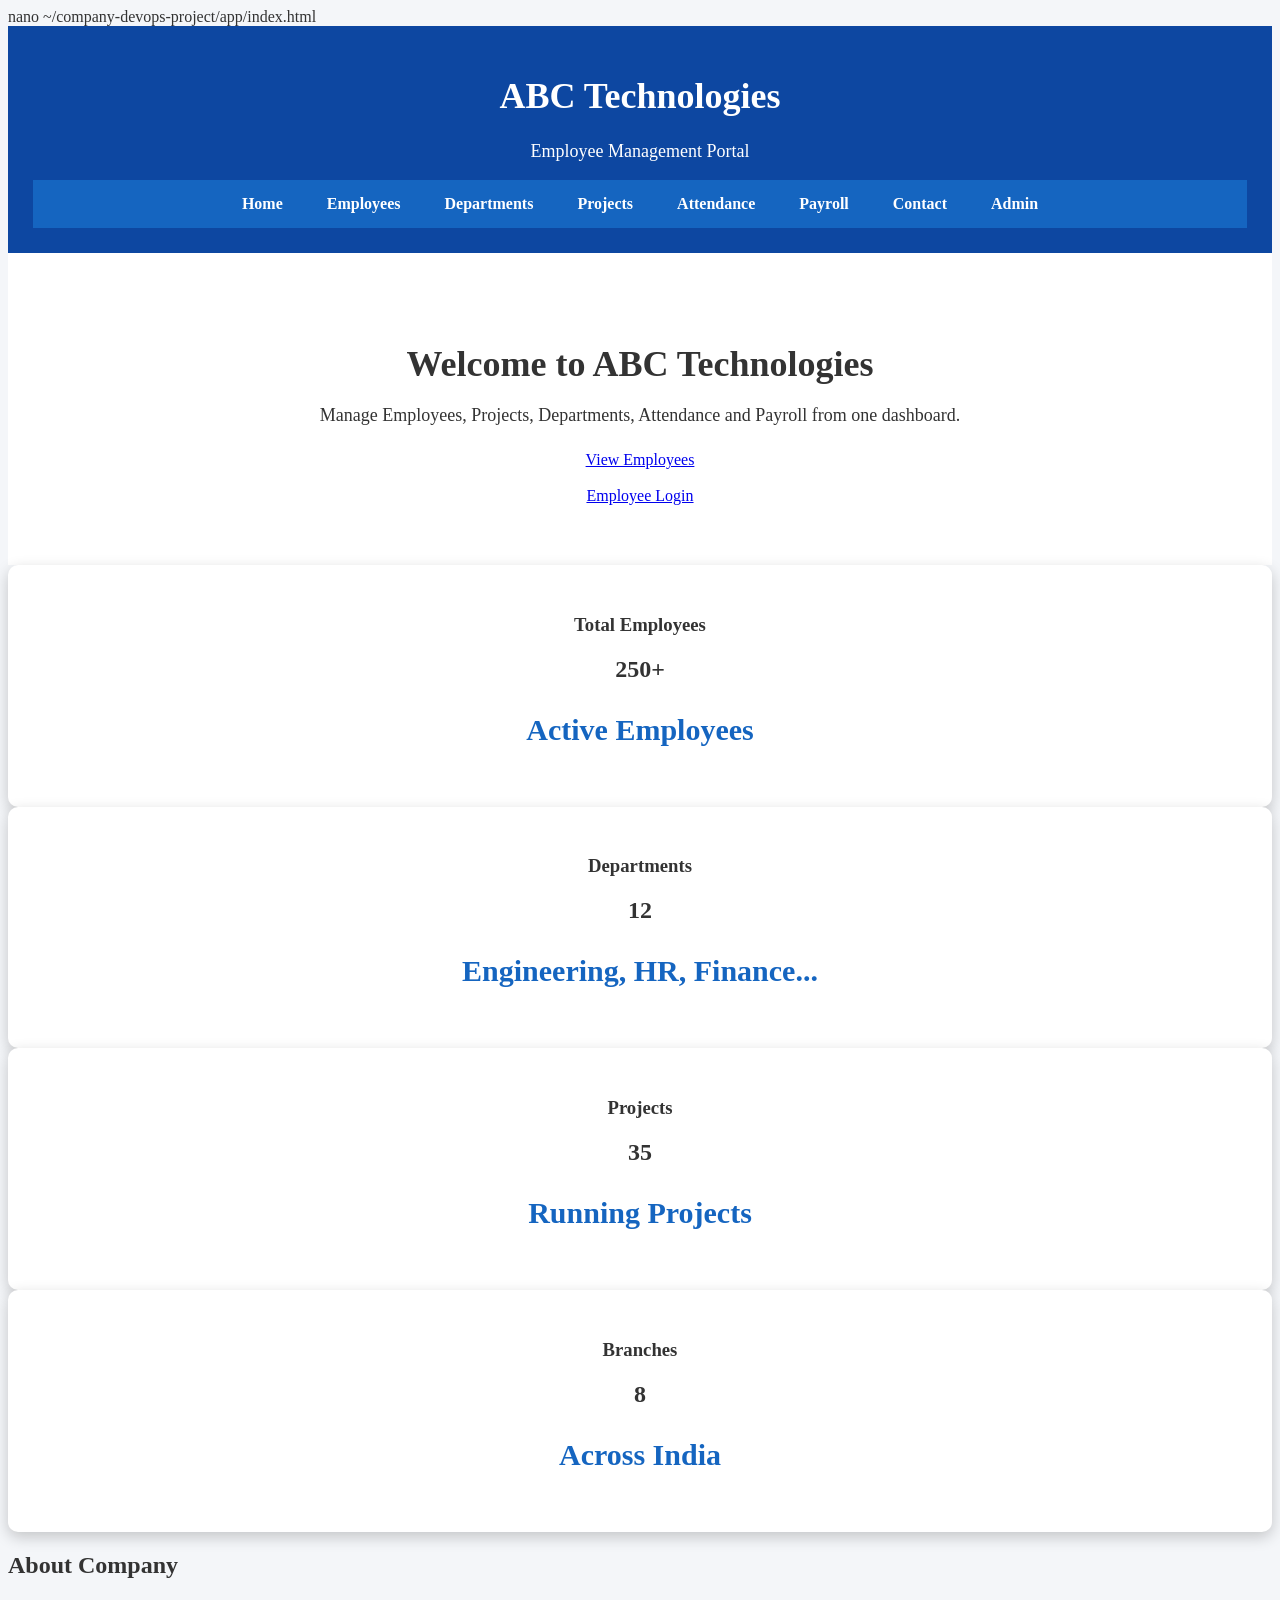
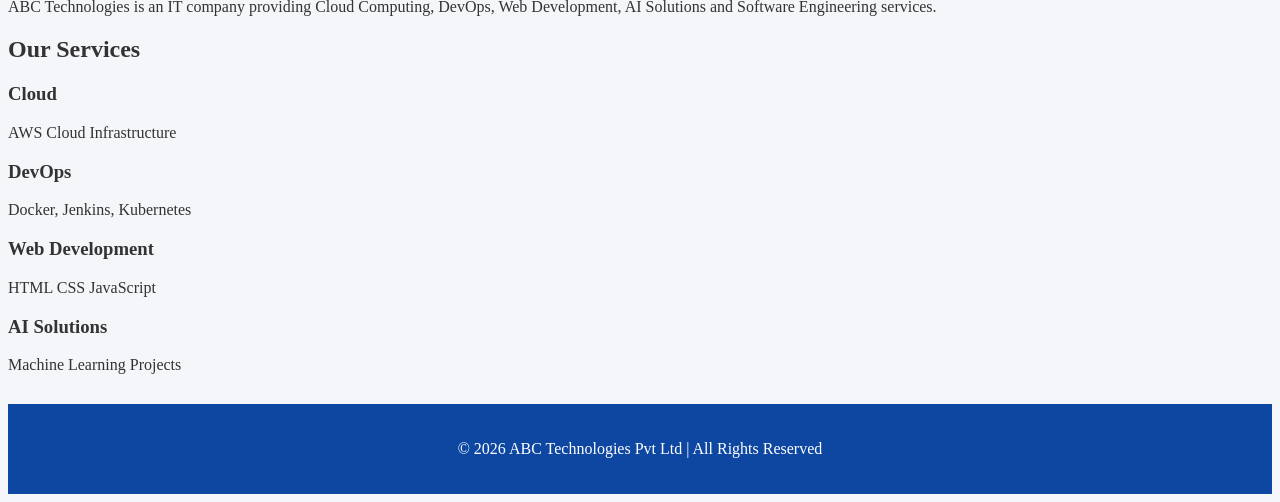
<file: app/index.html>
nano ~/company-devops-project/app/index.html<!DOCTYPE html>
<html lang="en">

<head>
<meta charset="UTF-8">
<meta name="viewport" content="width=device-width, initial-scale=1.0">

<title>ABC Technologies | Employee Management Portal</title>

<link rel="stylesheet" href="style.css">

</head>

<body>

<header>

<div class="logo">
<h1>ABC Technologies</h1>
<p>Employee Management Portal</p>
</div>

<nav>

<a href="index.html">Home</a>
<a href="pages/employees.html">Employees</a>
<a href="pages/departments.html">Departments</a>
<a href="pages/projects.html">Projects</a>
<a href="#">Attendance</a>
<a href="#">Payroll</a>
<a href="#">Contact</a>
<a href="pages/admin.html">Admin</a>

</nav>

</header>

<section class="hero">

<h2>Welcome to ABC Technologies</h2>

<p>
Manage Employees, Projects, Departments,
Attendance and Payroll from one dashboard.
</p>

<a href="pages/employees.html" class="btn">
View Employees
</a>

<br><br>

<a href="pages/login.html" class="btn">
Employee Login
</a> 

</section>

<section class="dashboard">

<div class="card">
<h3>Total Employees</h3>
<h1>250+</h1>
<p>Active Employees</p>
</div>

<div class="card">
<h3>Departments</h3>
<h1>12</h1>
<p>Engineering, HR, Finance...</p>
</div>

<div class="card">
<h3>Projects</h3>
<h1>35</h1>
<p>Running Projects</p>
</div>

<div class="card">
<h3>Branches</h3>
<h1>8</h1>
<p>Across India</p>
</div>

</section>

<section class="about">

<h2>About Company</h2>

<p>

ABC Technologies is an IT company providing
Cloud Computing, DevOps, Web Development,
AI Solutions and Software Engineering services.

</p>

</section>

<section class="services">

<h2>Our Services</h2>

<div class="service-box">

<div class="service">
<h3>Cloud</h3>
<p>AWS Cloud Infrastructure</p>
</div>

<div class="service">
<h3>DevOps</h3>
<p>Docker, Jenkins, Kubernetes</p>
</div>

<div class="service">
<h3>Web Development</h3>
<p>HTML CSS JavaScript</p>
</div>

<div class="service">
<h3>AI Solutions</h3>
<p>Machine Learning Projects</p>
</div>

</div>

</section>

<footer>

<p>© 2026 ABC Technologies Pvt Ltd | All Rights Reserved</p>

</footer>

</body>

</html>
</file>
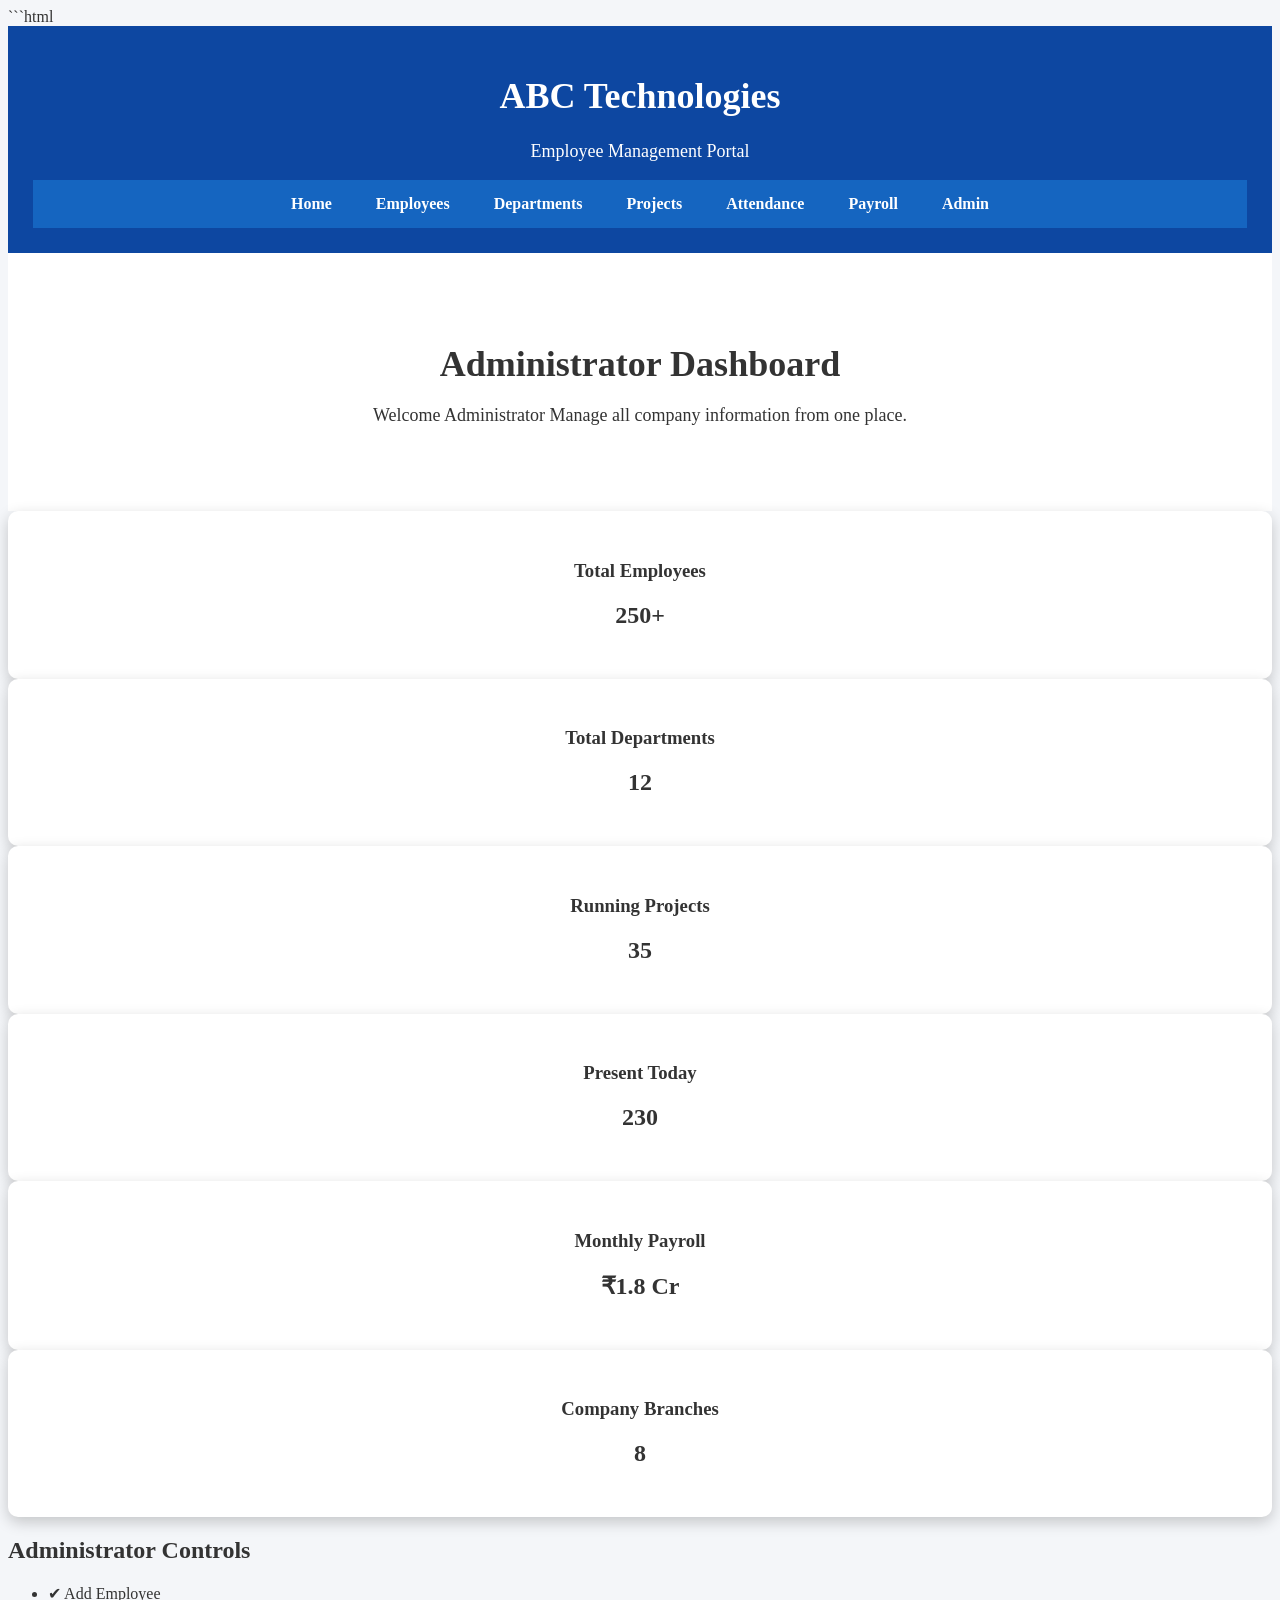
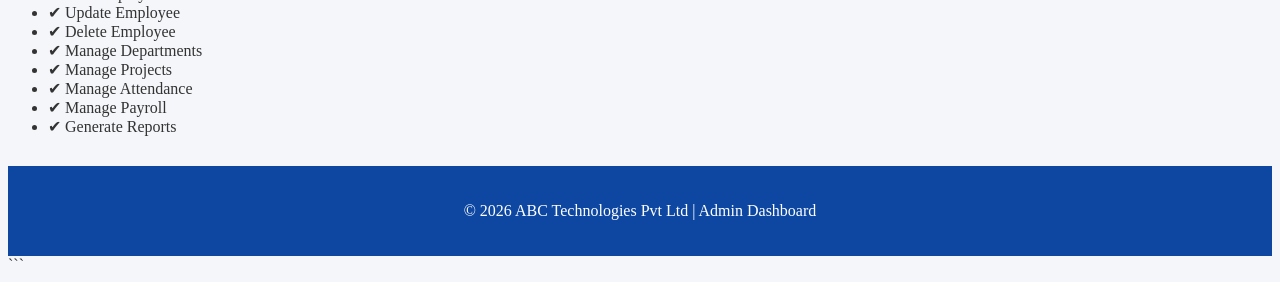
<file: app/pages/admin.html>
```html
<!DOCTYPE html>
<html lang="en">

<head>

<meta charset="UTF-8">

<title>Admin Dashboard</title>

<link rel="stylesheet" href="../style.css">

</head>

<body>

<header>

<div class="logo">

<h1>ABC Technologies</h1>

<p>Employee Management Portal</p>

</div>

<nav>

<a href="../index.html">Home</a>

<a href="employees.html">Employees</a>

<a href="departments.html">Departments</a>

<a href="projects.html">Projects</a>

<a href="attendance.html">Attendance</a>

<a href="payroll.html">Payroll</a>

<a href="admin.html">Admin</a>

</nav>

</header>

<section class="hero">

<h2>Administrator Dashboard</h2>

<p>

Welcome Administrator

Manage all company information from one place.

</p>

</section>

<section class="dashboard">

<div class="card">
<h3>Total Employees</h3>
<h1>250+</h1>
</div>

<div class="card">
<h3>Total Departments</h3>
<h1>12</h1>
</div>

<div class="card">
<h3>Running Projects</h3>
<h1>35</h1>
</div>

<div class="card">
<h3>Present Today</h3>
<h1>230</h1>
</div>

<div class="card">
<h3>Monthly Payroll</h3>
<h1>₹1.8 Cr</h1>
</div>

<div class="card">
<h3>Company Branches</h3>
<h1>8</h1>
</div>

</section>

<section class="about">

<h2>Administrator Controls</h2>

<ul>

<li>✔ Add Employee</li>

<li>✔ Update Employee</li>

<li>✔ Delete Employee</li>

<li>✔ Manage Departments</li>

<li>✔ Manage Projects</li>

<li>✔ Manage Attendance</li>

<li>✔ Manage Payroll</li>

<li>✔ Generate Reports</li>

</ul>

</section>

<footer>

<p>

© 2026 ABC Technologies Pvt Ltd | Admin Dashboard

</p>

</footer>

</body>

</html>
```
</file>
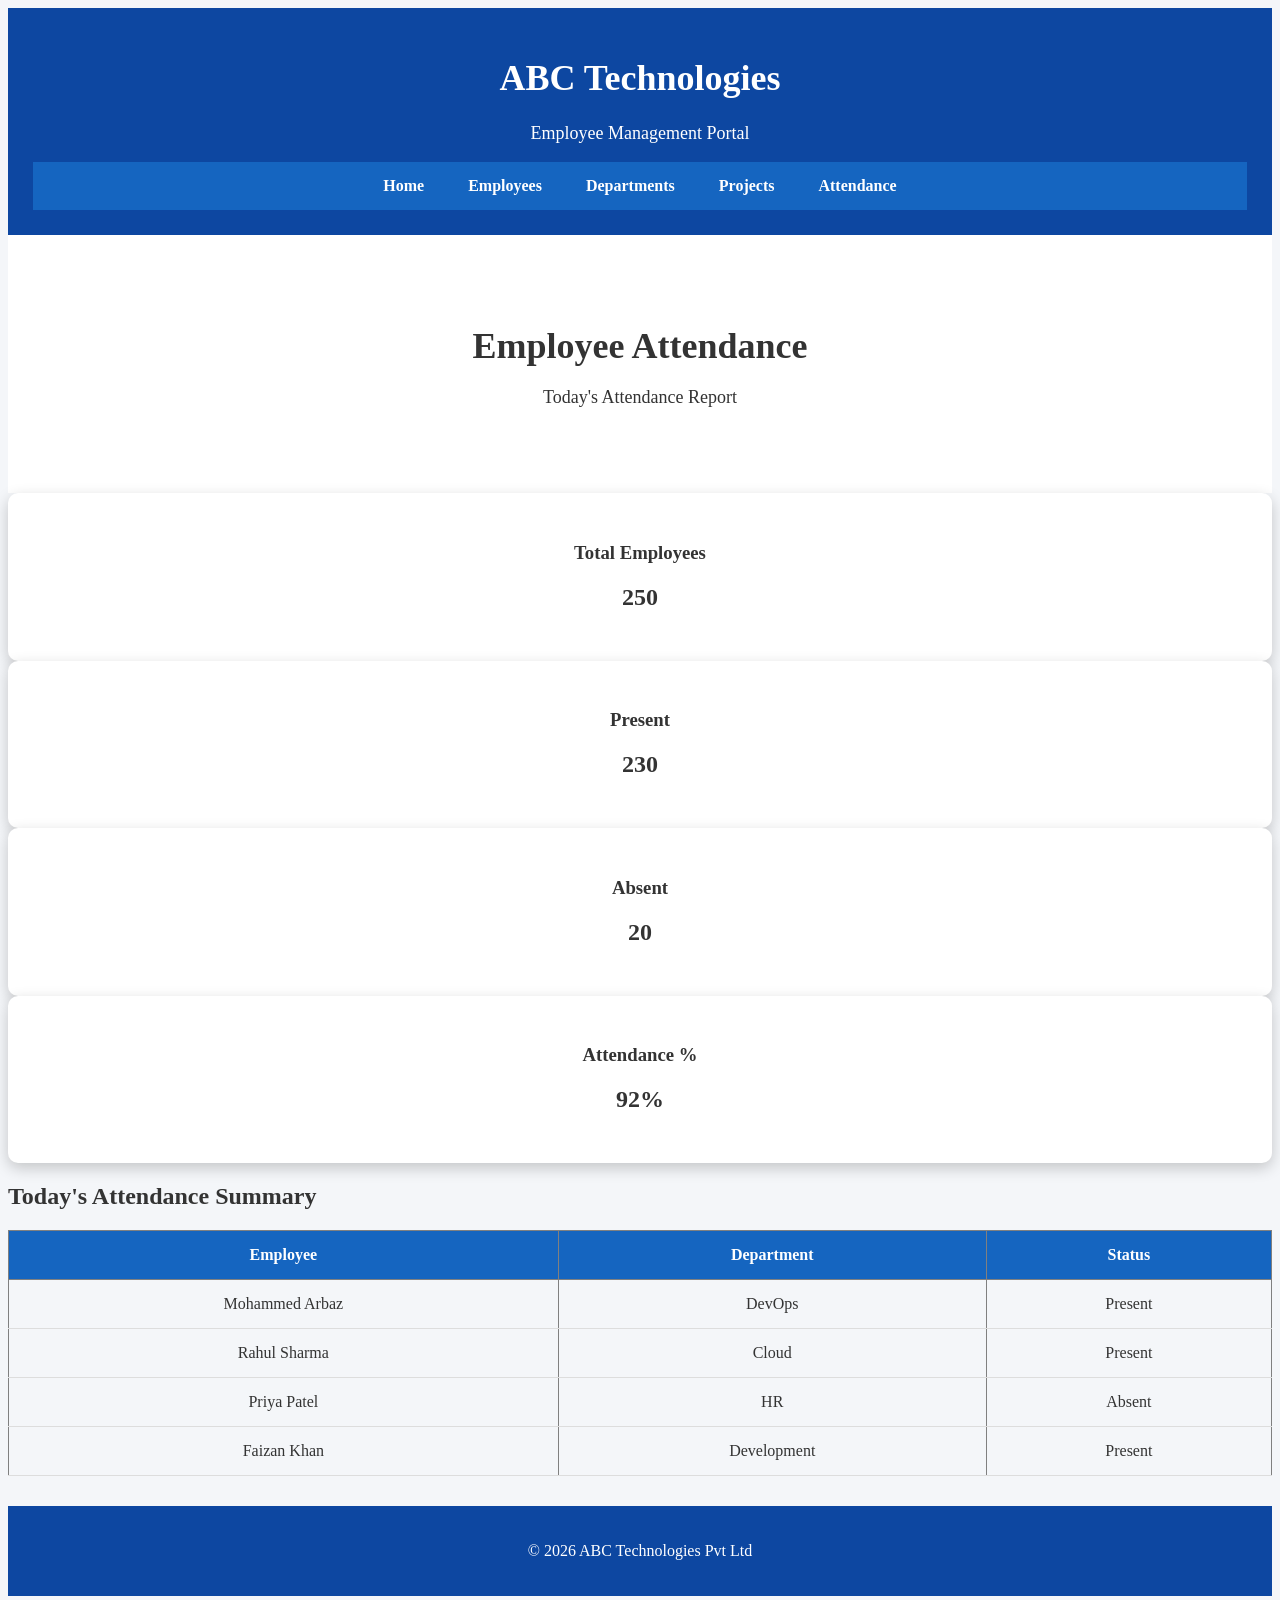
<file: app/pages/attendance.html>
<!DOCTYPE html>
<html lang="en">

<head>
<meta charset="UTF-8">
<meta name="viewport" content="width=device-width, initial-scale=1.0">

<title>Attendance | ABC Technologies</title>

<link rel="stylesheet" href="../style.css">

</head>

<body>

<header>

<div class="logo">
<h1>ABC Technologies</h1>
<p>Employee Management Portal</p>
</div>

<nav>

<a href="../index.html">Home</a>
<a href="employees.html">Employees</a>
<a href="departments.html">Departments</a>
<a href="projects.html">Projects</a>
<a href="attendance.html">Attendance</a>

</nav>

</header>

<section class="hero">

<h2>Employee Attendance</h2>

<p>Today's Attendance Report</p>

</section>

<section class="dashboard">

<div class="card">
<h3>Total Employees</h3>
<h1>250</h1>
</div>

<div class="card">
<h3>Present</h3>
<h1>230</h1>
</div>

<div class="card">
<h3>Absent</h3>
<h1>20</h1>
</div>

<div class="card">
<h3>Attendance %</h3>
<h1>92%</h1>
</div>

</section>

<section class="about">

<h2>Today's Attendance Summary</h2>

<table border="1" width="100%" cellpadding="12">

<tr>
<th>Employee</th>
<th>Department</th>
<th>Status</th>
</tr>

<tr>
<td>Mohammed Arbaz</td>
<td>DevOps</td>
<td>Present</td>
</tr>

<tr>
<td>Rahul Sharma</td>
<td>Cloud</td>
<td>Present</td>
</tr>

<tr>
<td>Priya Patel</td>
<td>HR</td>
<td>Absent</td>
</tr>

<tr>
<td>Faizan Khan</td>
<td>Development</td>
<td>Present</td>
</tr>

</table>

</section>

<footer>

<p>© 2026 ABC Technologies Pvt Ltd</p>

</footer>

</body>

</html>
</file>
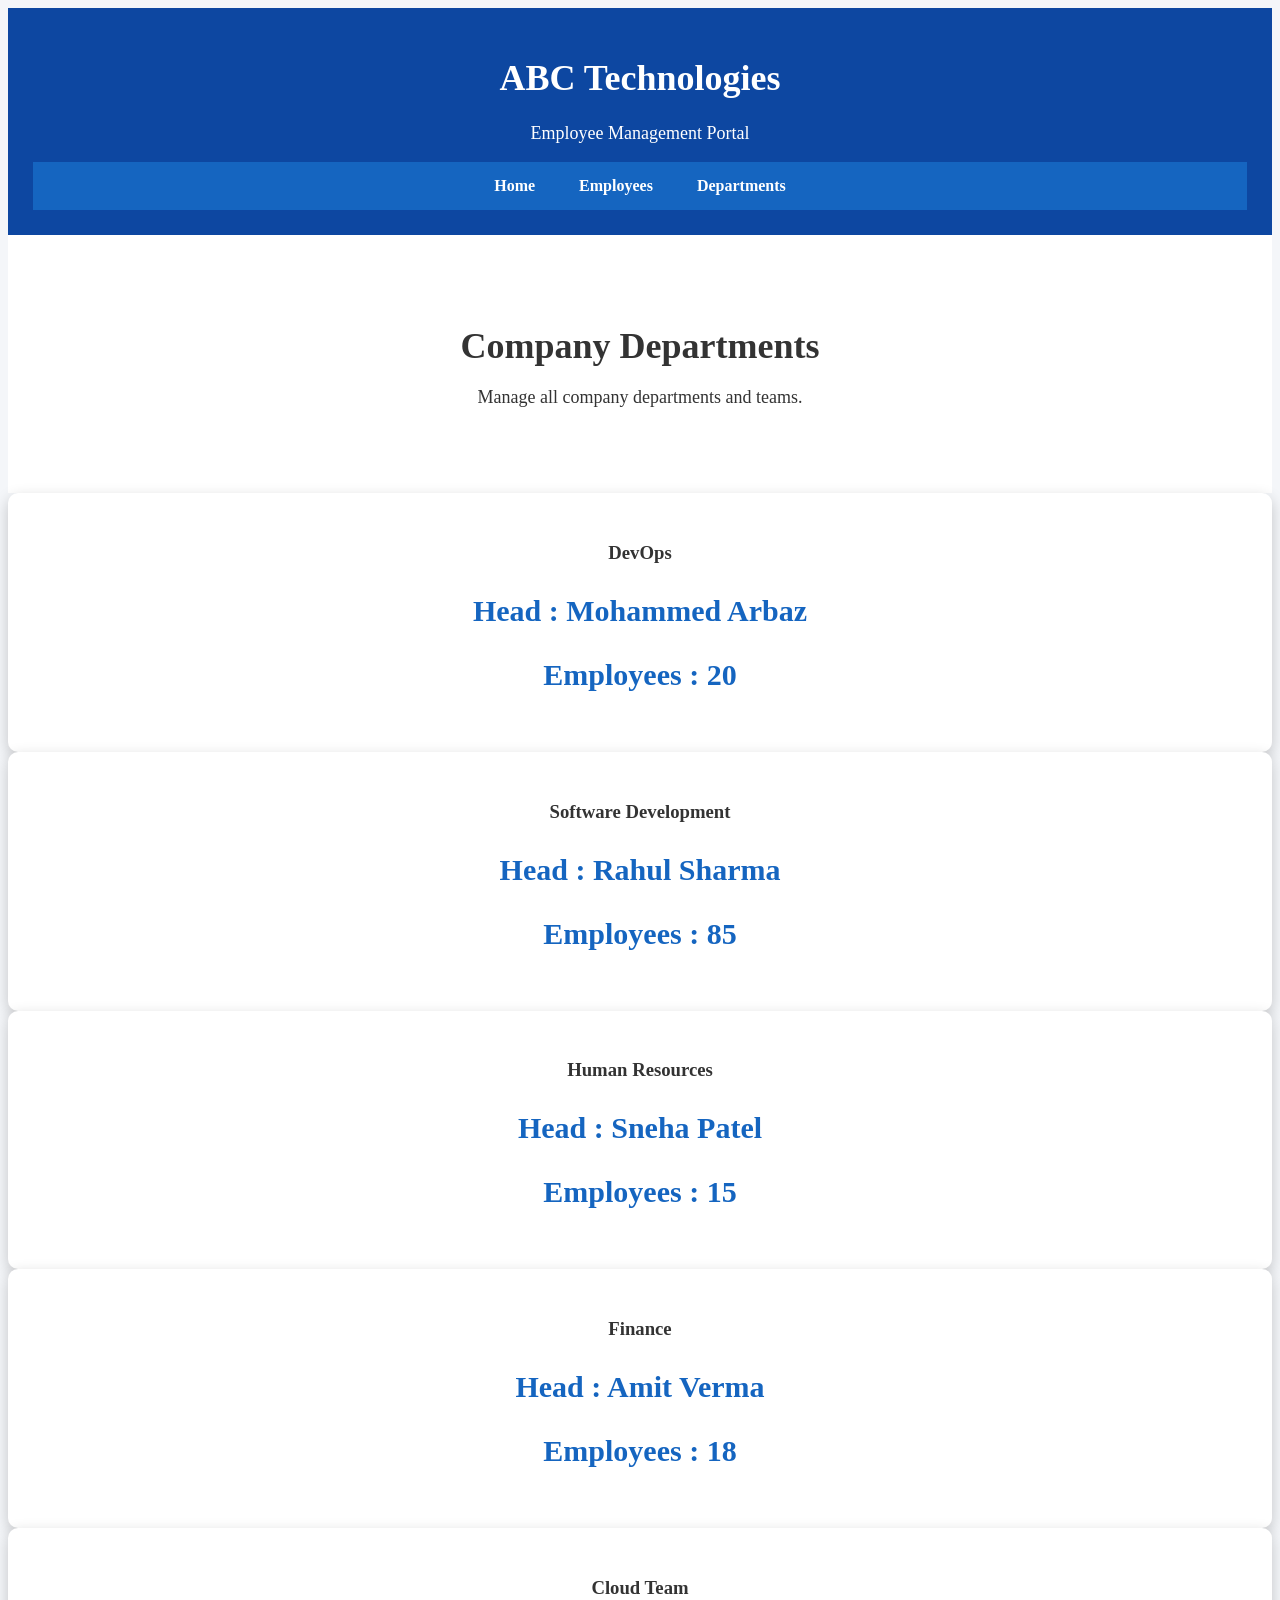
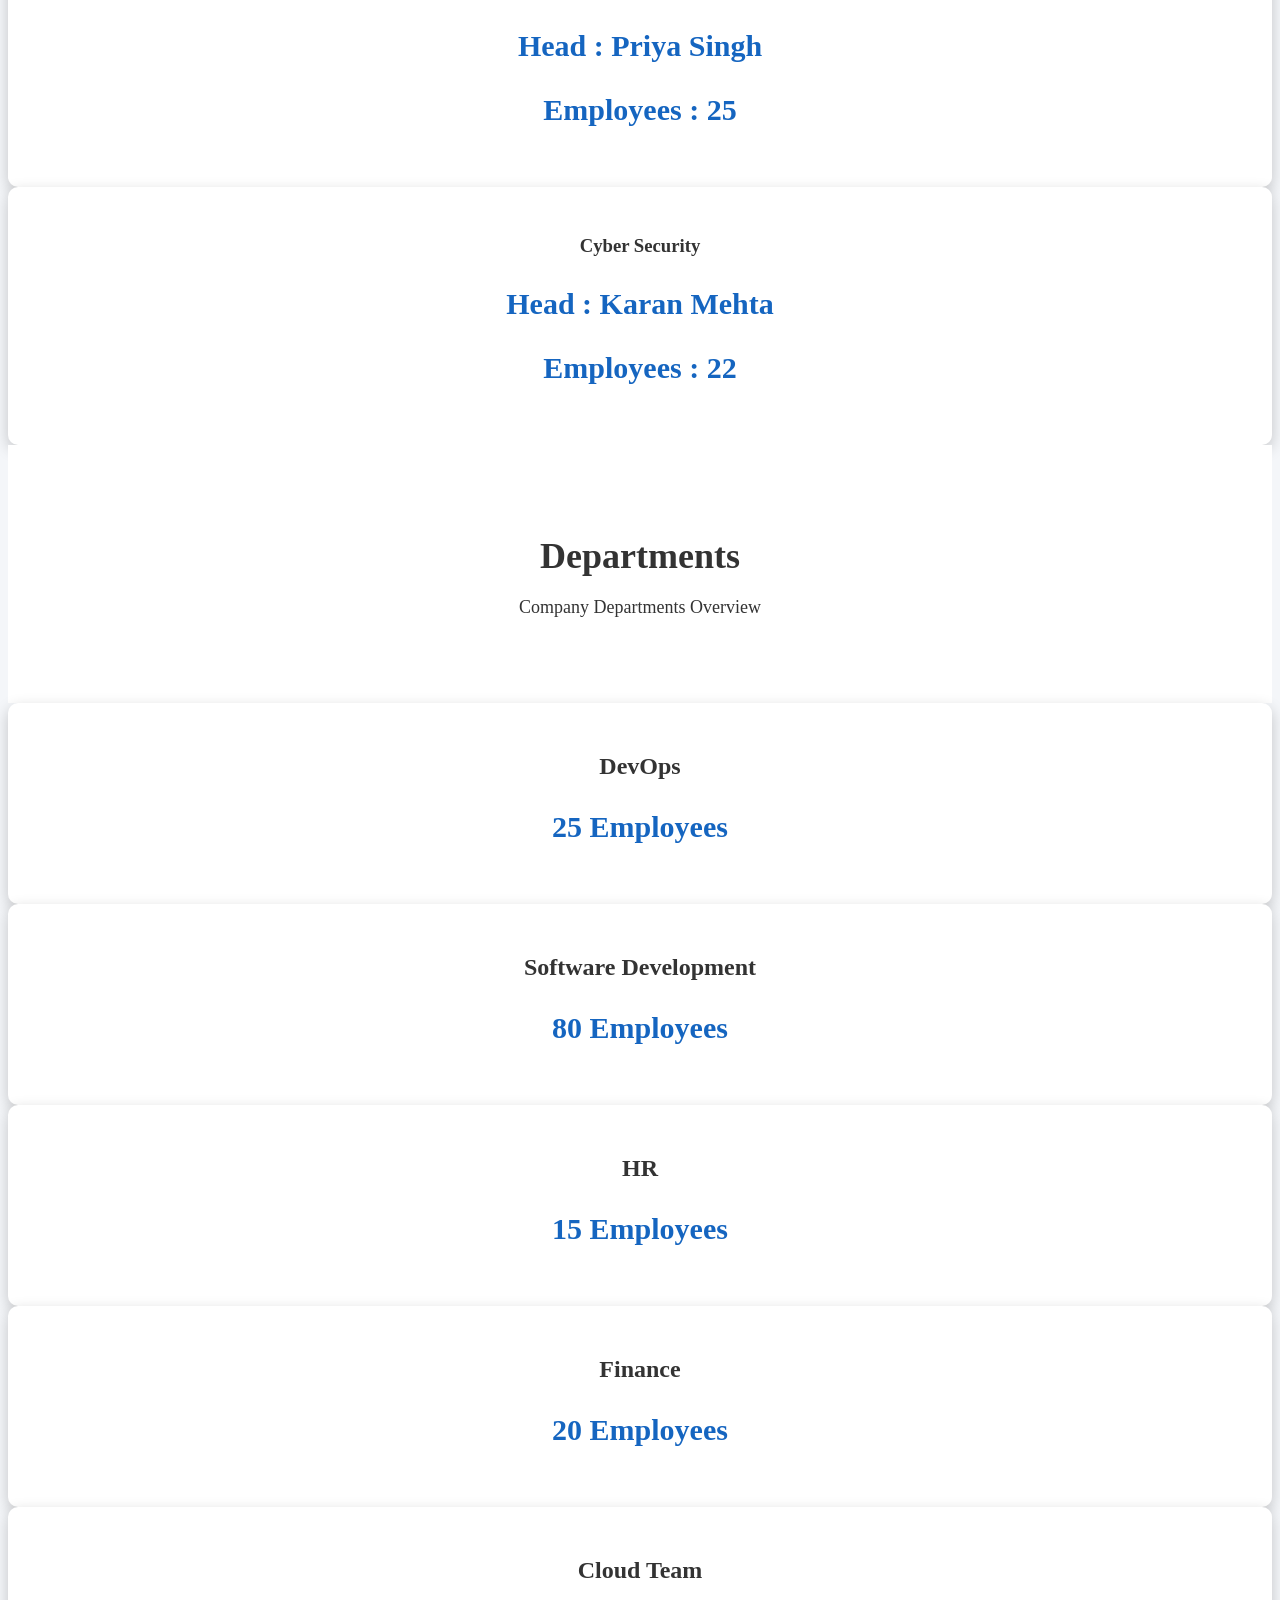
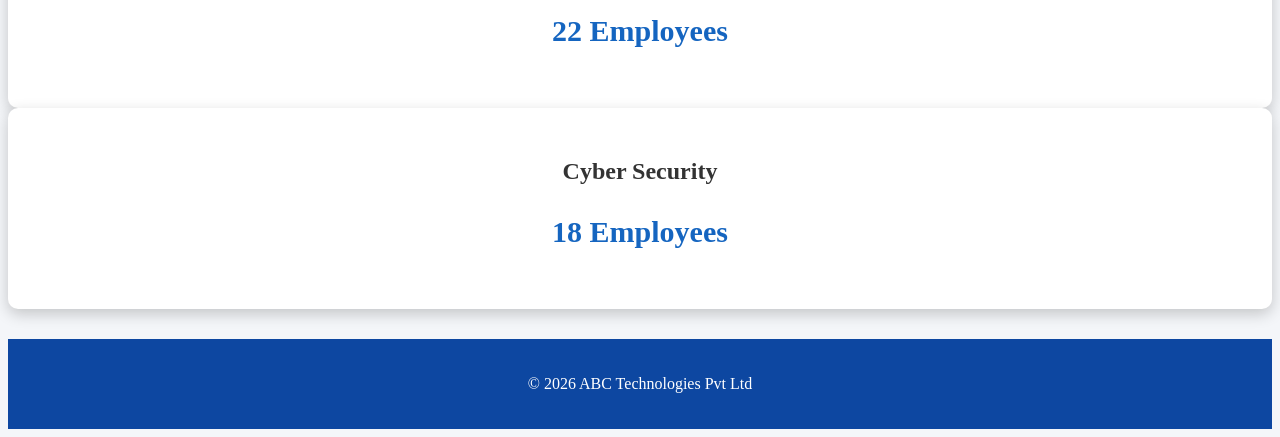
<file: app/pages/departments.html>
<!DOCTYPE html>
<html lang="en">

<head>
<meta charset="UTF-8">
<title>Departments</title>

<link rel="stylesheet" href="../style.css">

</head>

<body>

<header>

<div class="logo">
<h1>ABC Technologies</h1>
<p>Employee Management Portal</p>
</div>

<nav>

<a href="../index.html">Home</a>
<a href="employees.html">Employees</a>
<a href="departments.html">Departments</a>

</nav>

</header>
<section class="hero">

<h2>Company Departments</h2>

<p>
Manage all company departments and teams.
</p>

</section>

<section class="dashboard">

<div class="card">
<h3>DevOps</h3>
<p>Head : Mohammed Arbaz</p>
<p>Employees : 20</p>
</div>

<div class="card">
<h3>Software Development</h3>
<p>Head : Rahul Sharma</p>
<p>Employees : 85</p>
</div>

<div class="card">
<h3>Human Resources</h3>
<p>Head : Sneha Patel</p>
<p>Employees : 15</p>
</div>

<div class="card">
<h3>Finance</h3>
<p>Head : Amit Verma</p>
<p>Employees : 18</p>
</div>

<div class="card">
<h3>Cloud Team</h3>
<p>Head : Priya Singh</p>
<p>Employees : 25</p>
</div>

<div class="card">
<h3>Cyber Security</h3>
<p>Head : Karan Mehta</p>
<p>Employees : 22</p>
</div>

</section>

<section class="hero">

<h2>Departments</h2>

<p>Company Departments Overview</p>

</section>

<section class="dashboard">

<div class="card">
<h2>DevOps</h2>
<p>25 Employees</p>
</div>

<div class="card">
<h2>Software Development</h2>
<p>80 Employees</p>
</div>

<div class="card">
<h2>HR</h2>
<p>15 Employees</p>
</div>

<div class="card">
<h2>Finance</h2>
<p>20 Employees</p>
</div>

<div class="card">
<h2>Cloud Team</h2>
<p>22 Employees</p>
</div>

<div class="card">
<h2>Cyber Security</h2>
<p>18 Employees</p>
</div>

</section>

<footer>

<p>© 2026 ABC Technologies Pvt Ltd</p>

</footer>

</body>

</html>
</file>
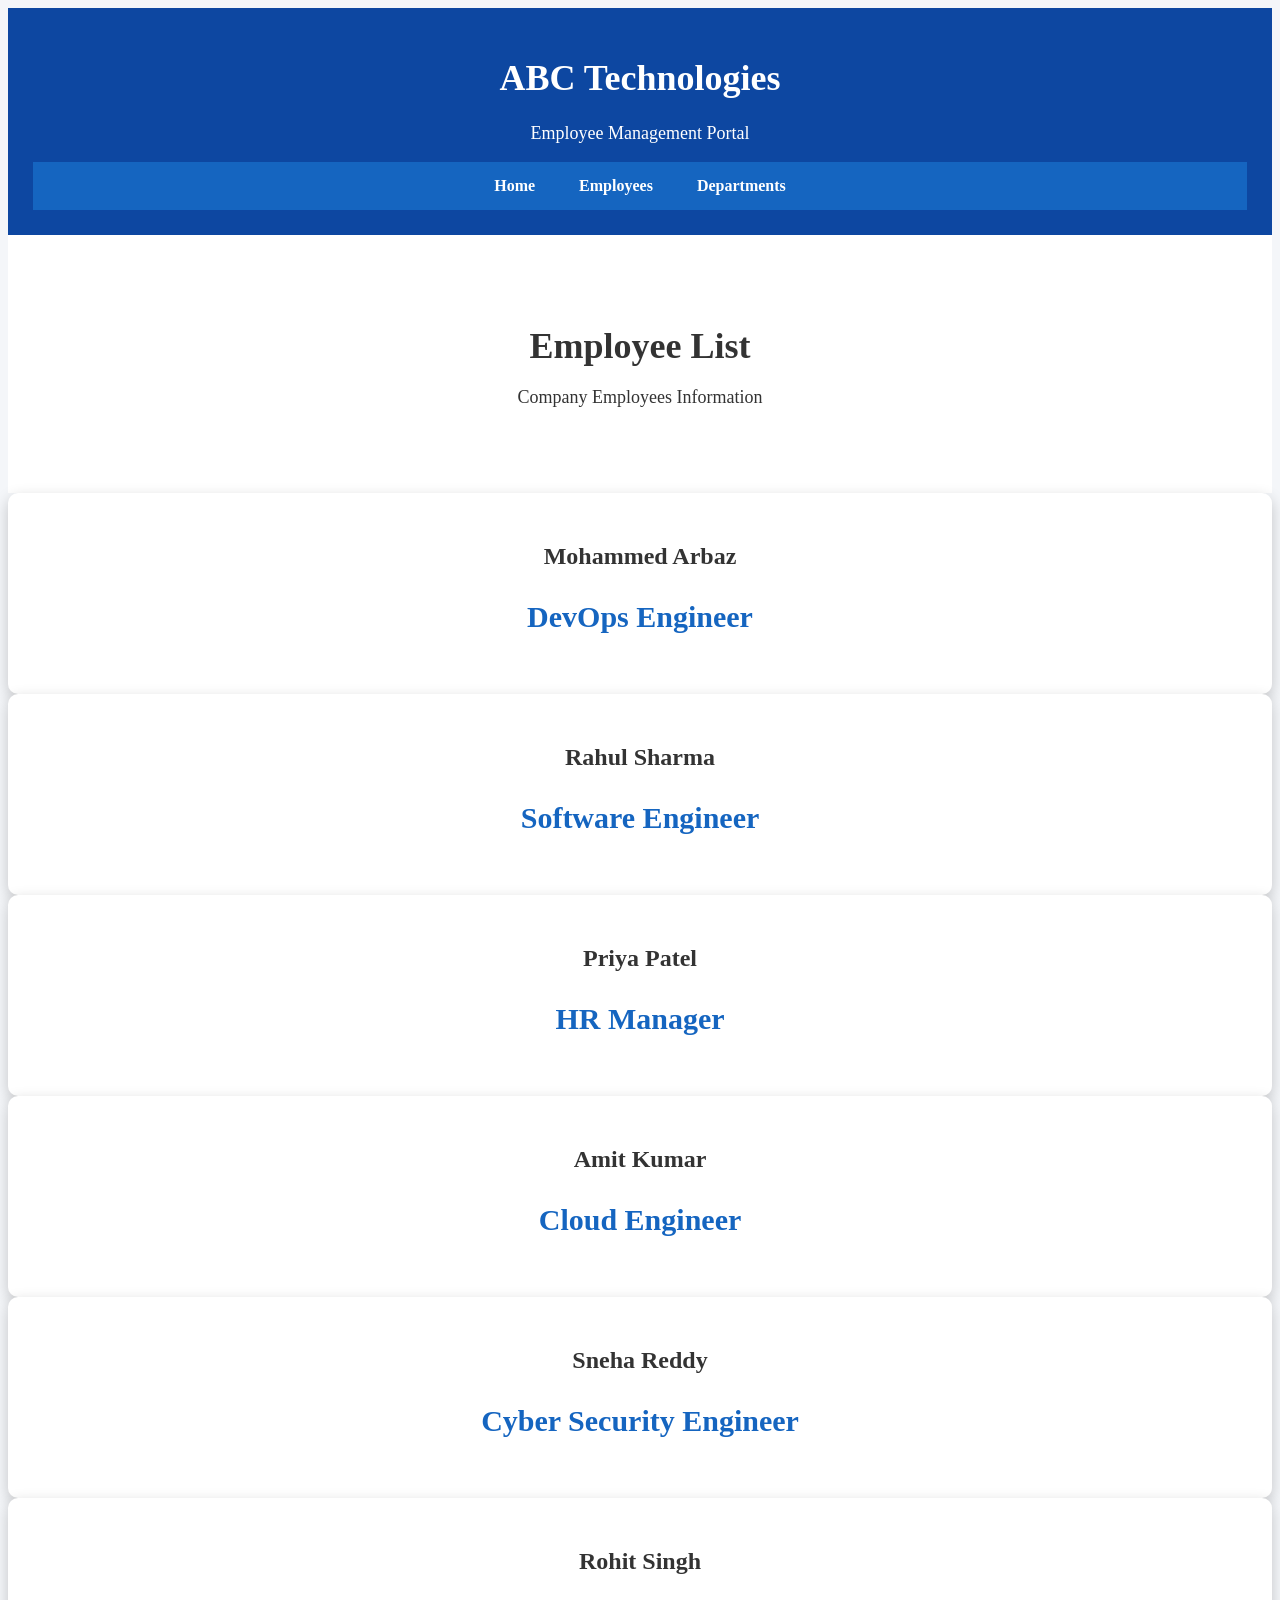
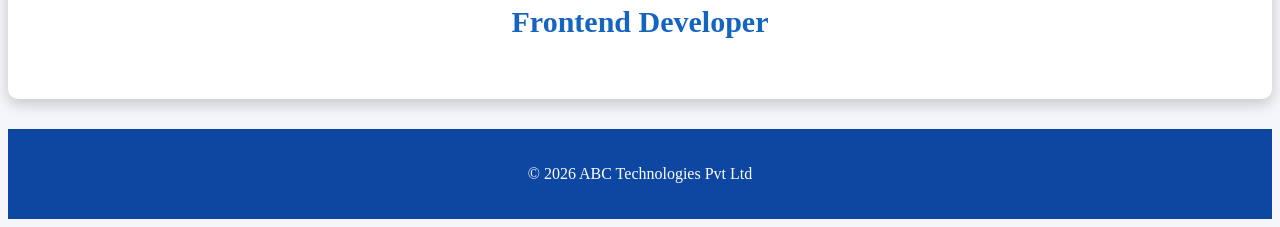
<file: app/pages/employees.html>
<!DOCTYPE html>
<html lang="en">

<head>
<meta charset="UTF-8">
<title>Employees</title>

<link rel="stylesheet" href="../style.css">

</head>

<body>

<header>

<div class="logo">
<h1>ABC Technologies</h1>
<p>Employee Management Portal</p>
</div>

<nav>

<a href="../index.html">Home</a>
<a href="employees.html">Employees</a>
<a href="departments.html">Departments</a>

</nav>

</header>

<section class="hero">

<h2>Employee List</h2>

<p>Company Employees Information</p>

</section>

<section class="dashboard">

<div class="card">

<h2>Mohammed Arbaz</h2>

<p>DevOps Engineer</p>

</div>

<div class="card">

<h2>Rahul Sharma</h2>

<p>Software Engineer</p>

</div>

<div class="card">

<h2>Priya Patel</h2>

<p>HR Manager</p>

</div>

<div class="card">

<h2>Amit Kumar</h2>

<p>Cloud Engineer</p>

</div>

<div class="card">

<h2>Sneha Reddy</h2>

<p>Cyber Security Engineer</p>

</div>

<div class="card">

<h2>Rohit Singh</h2>

<p>Frontend Developer</p>

</div>

</section>

<footer>

<p>© 2026 ABC Technologies Pvt Ltd</p>

</footer>

</body>

</html>
</file>
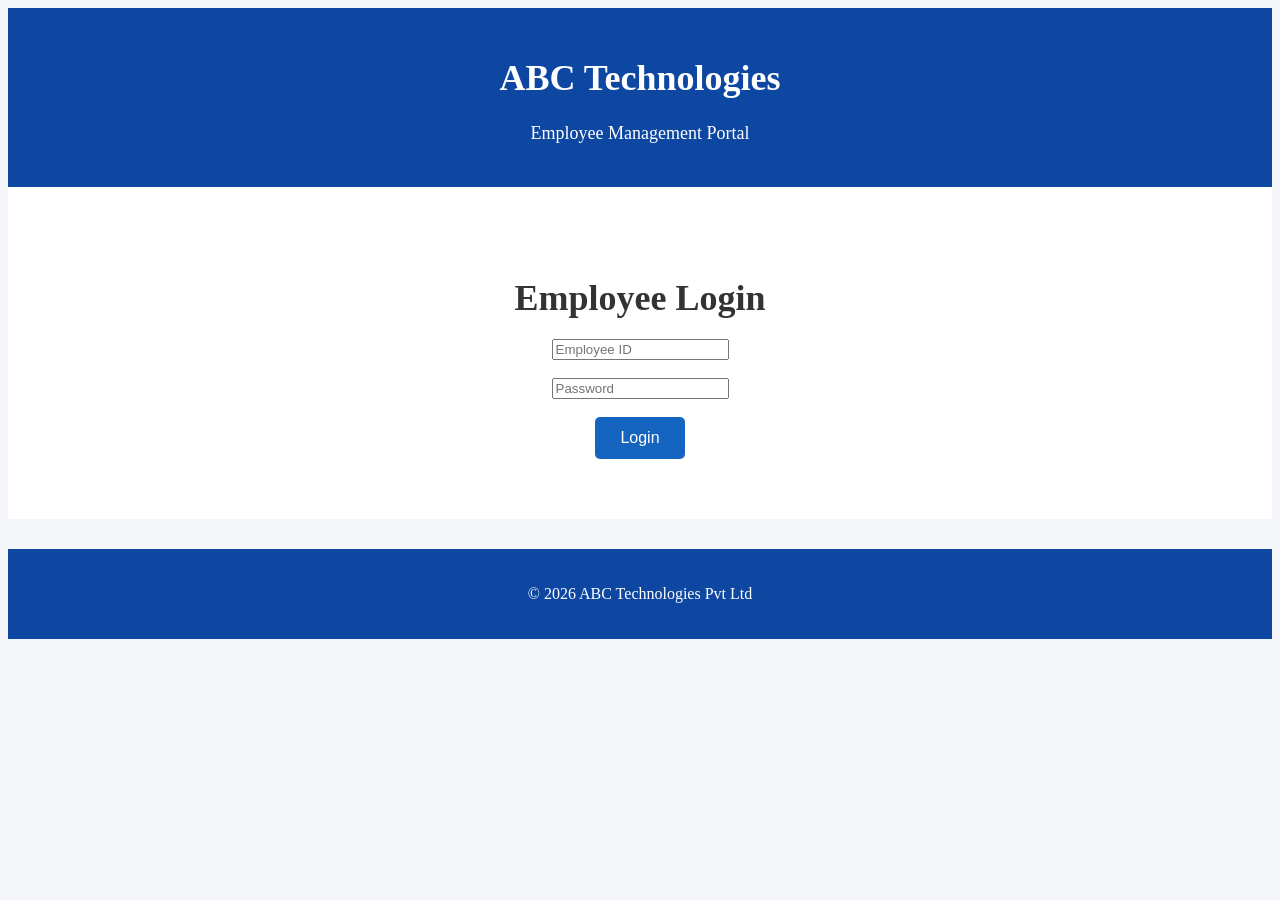
<file: app/pages/login.html>
<!DOCTYPE html>
<html lang="en">

<head>

<meta charset="UTF-8">

<meta name="viewport" content="width=device-width, initial-scale=1.0">

<title>Employee Login</title>

<link rel="stylesheet" href="../style.css">

</head>

<body>

<header>

<h1>ABC Technologies</h1>

<p>Employee Management Portal</p>

</header>

<section class="hero">

<h2>Employee Login</h2>

<form>

<input type="text" placeholder="Employee ID"><br><br>

<input type="password" placeholder="Password"><br><br>

<button type="submit">Login</button>

</form>

</section>

<footer>

<p>© 2026 ABC Technologies Pvt Ltd</p>

</footer>

</body>

</html>
</file>
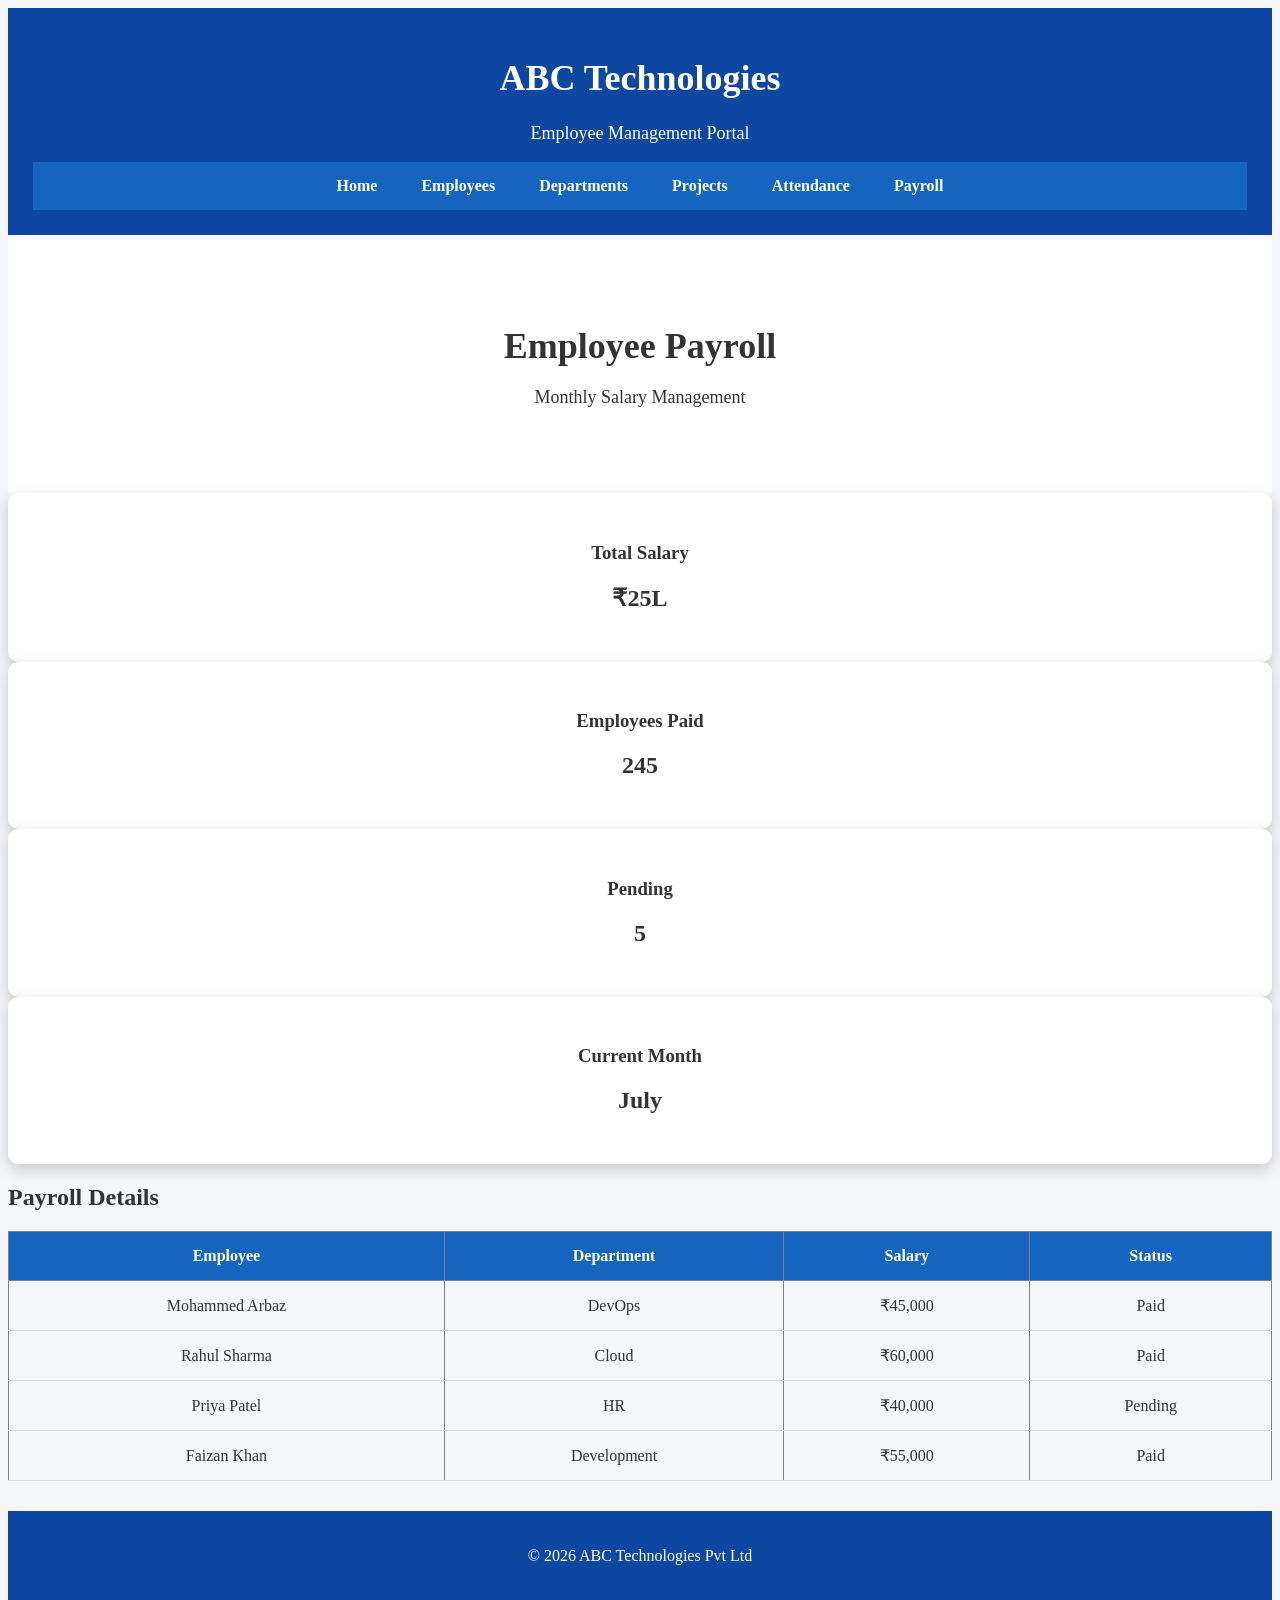
<file: app/pages/payroll.html>
<!DOCTYPE html>
<html lang="en">

<head>
<meta charset="UTF-8">
<meta name="viewport" content="width=device-width, initial-scale=1.0">

<title>Payroll | ABC Technologies</title>

<link rel="stylesheet" href="../style.css">

</head>

<body>

<header>

<div class="logo">
<h1>ABC Technologies</h1>
<p>Employee Management Portal</p>
</div>

<nav>

<a href="../index.html">Home</a>
<a href="employees.html">Employees</a>
<a href="departments.html">Departments</a>
<a href="projects.html">Projects</a>
<a href="attendance.html">Attendance</a>
<a href="payroll.html">Payroll</a>

</nav>

</header>

<section class="hero">

<h2>Employee Payroll</h2>

<p>Monthly Salary Management</p>

</section>

<section class="dashboard">

<div class="card">
<h3>Total Salary</h3>
<h1>₹25L</h1>
</div>

<div class="card">
<h3>Employees Paid</h3>
<h1>245</h1>
</div>

<div class="card">
<h3>Pending</h3>
<h1>5</h1>
</div>

<div class="card">
<h3>Current Month</h3>
<h1>July</h1>
</div>

</section>

<section class="about">

<h2>Payroll Details</h2>

<table border="1" width="100%" cellpadding="12">

<tr>
<th>Employee</th>
<th>Department</th>
<th>Salary</th>
<th>Status</th>
</tr>

<tr>
<td>Mohammed Arbaz</td>
<td>DevOps</td>
<td>₹45,000</td>
<td>Paid</td>
</tr>

<tr>
<td>Rahul Sharma</td>
<td>Cloud</td>
<td>₹60,000</td>
<td>Paid</td>
</tr>

<tr>
<td>Priya Patel</td>
<td>HR</td>
<td>₹40,000</td>
<td>Pending</td>
</tr>

<tr>
<td>Faizan Khan</td>
<td>Development</td>
<td>₹55,000</td>
<td>Paid</td>
</tr>

</table>

</section>

<footer>

<p>© 2026 ABC Technologies Pvt Ltd</p>

</footer>

</body>

</html>
</file>
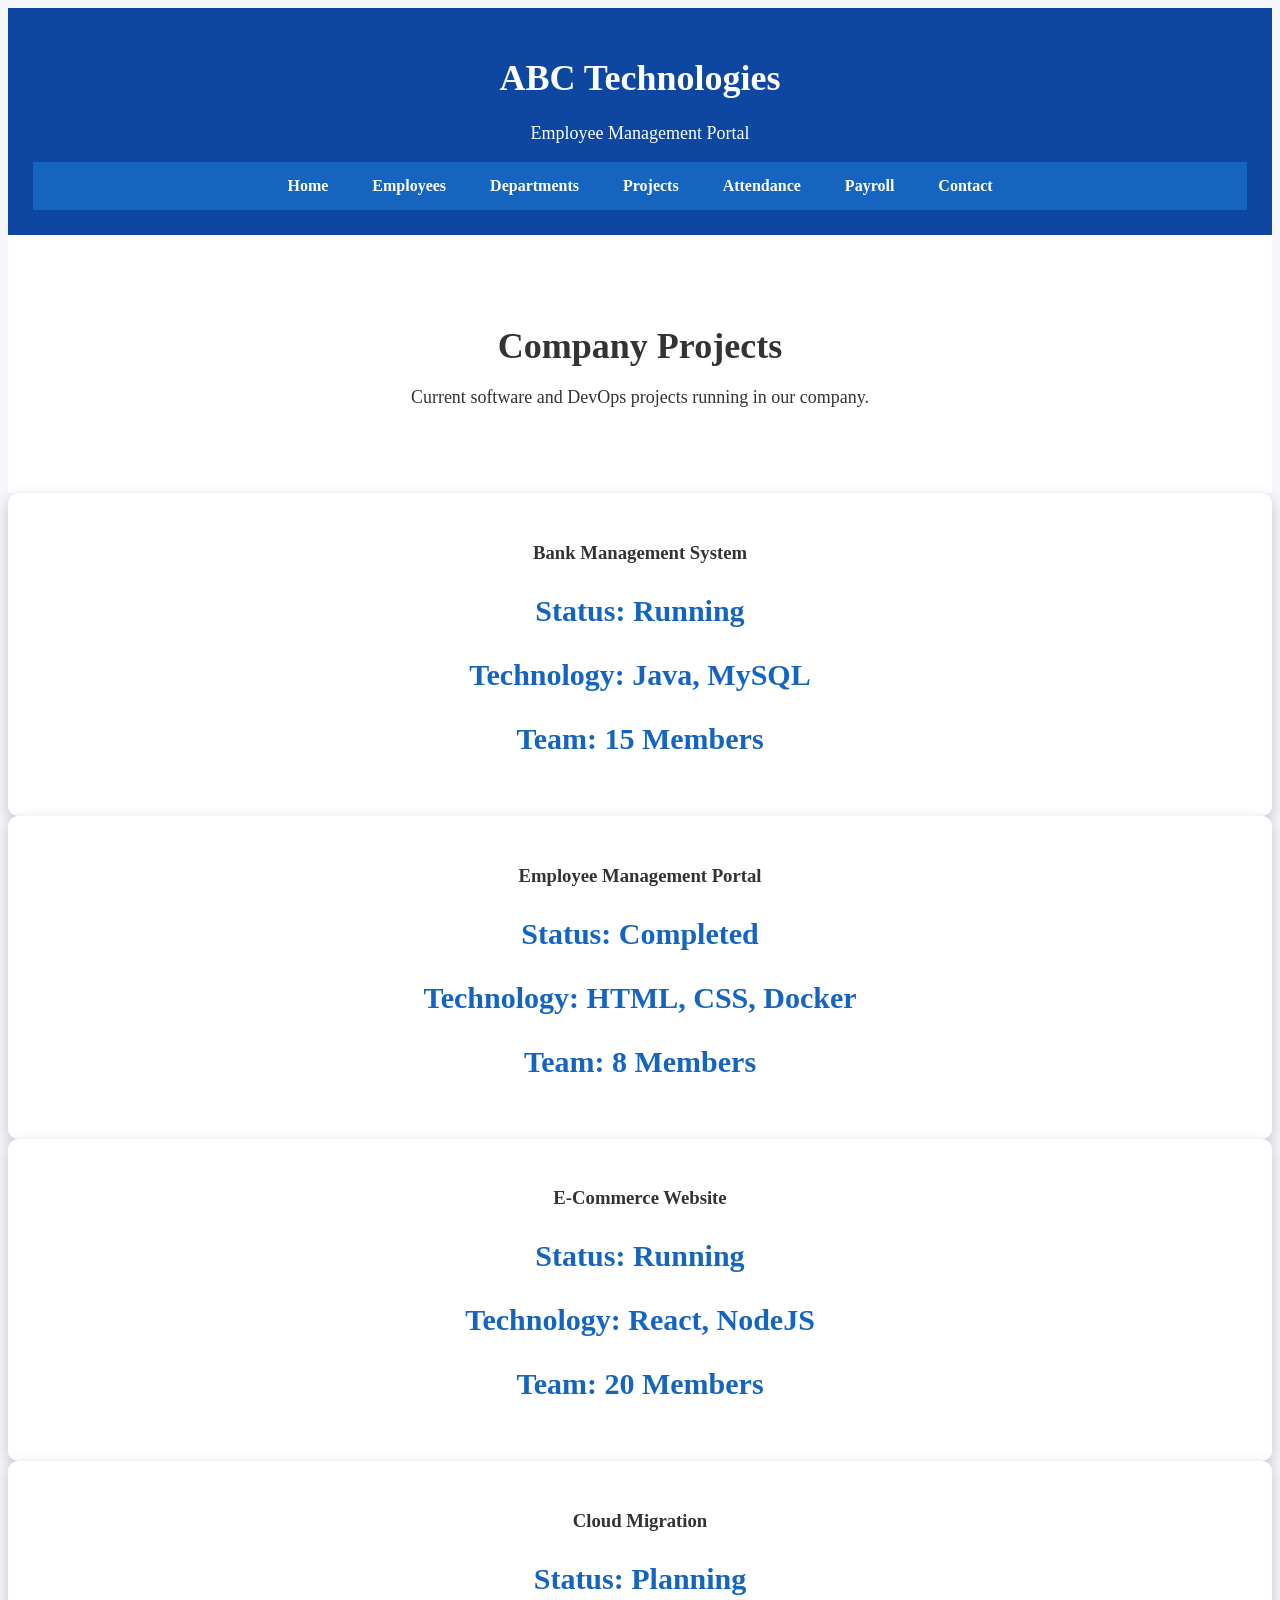
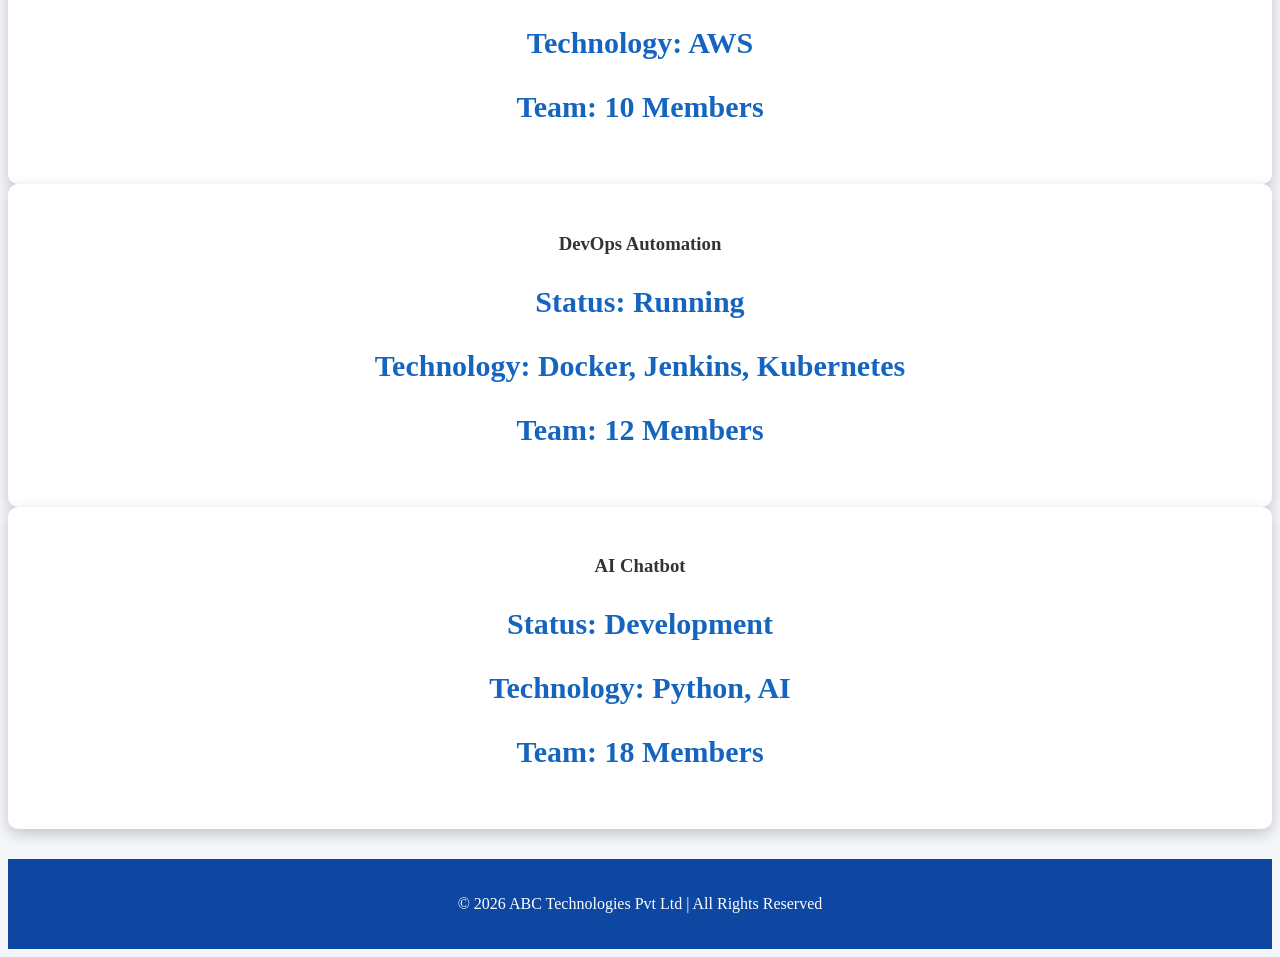
<file: app/pages/projects.html>
<!DOCTYPE html>
<html lang="en">

<head>
<meta charset="UTF-8">
<meta name="viewport" content="width=device-width, initial-scale=1.0">
<title>Projects | ABC Technologies</title>

<link rel="stylesheet" href="../style.css">

</head>

<body>

<header>

<div class="logo">
<h1>ABC Technologies</h1>
<p>Employee Management Portal</p>
</div>

<nav>
<a href="../index.html">Home</a>
<a href="employees.html">Employees</a>
<a href="departments.html">Departments</a>
<a href="projects.html">Projects</a>
<a href="#">Attendance</a>
<a href="#">Payroll</a>
<a href="#">Contact</a>
</nav>

</header>

<section class="hero">

<h2>Company Projects</h2>

<p>
Current software and DevOps projects running in our company.
</p>

</section>

<section class="dashboard">

<div class="card">
<h3>Bank Management System</h3>
<p><strong>Status:</strong> Running</p>
<p><strong>Technology:</strong> Java, MySQL</p>
<p><strong>Team:</strong> 15 Members</p>
</div>

<div class="card">
<h3>Employee Management Portal</h3>
<p><strong>Status:</strong> Completed</p>
<p><strong>Technology:</strong> HTML, CSS, Docker</p>
<p><strong>Team:</strong> 8 Members</p>
</div>

<div class="card">
<h3>E-Commerce Website</h3>
<p><strong>Status:</strong> Running</p>
<p><strong>Technology:</strong> React, NodeJS</p>
<p><strong>Team:</strong> 20 Members</p>
</div>

<div class="card">
<h3>Cloud Migration</h3>
<p><strong>Status:</strong> Planning</p>
<p><strong>Technology:</strong> AWS</p>
<p><strong>Team:</strong> 10 Members</p>
</div>

<div class="card">
<h3>DevOps Automation</h3>
<p><strong>Status:</strong> Running</p>
<p><strong>Technology:</strong> Docker, Jenkins, Kubernetes</p>
<p><strong>Team:</strong> 12 Members</p>
</div>

<div class="card">
<h3>AI Chatbot</h3>
<p><strong>Status:</strong> Development</p>
<p><strong>Technology:</strong> Python, AI</p>
<p><strong>Team:</strong> 18 Members</p>
</div>

</section>

<footer>

<p>© 2026 ABC Technologies Pvt Ltd | All Rights Reserved</p>

</footer>

</body>

</html>
</file>
<file: app/style.css>
```css
*{
margin:0;
padding:0;
box-sizing:border-box;
font-family:Arial,sans-serif;
}

body{
background:#f4f6f9;
color:#333;
}

header{
background:#0d47a1;
color:white;
padding:25px;
text-align:center;
}

header h1{
font-size:36px;
}

header p{
margin-top:10px;
font-size:18px;
}

nav{
background:#1565c0;
padding:15px;
text-align:center;
}

nav a{
color:white;
text-decoration:none;
margin:20px;
font-weight:bold;
}

nav a:hover{
color:yellow;
}

.hero{
padding:60px;
text-align:center;
background:white;
}

.hero h2{
font-size:36px;
margin-bottom:20px;
}

.hero p{
font-size:18px;
margin-bottom:25px;
}

button{
background:#1565c0;
color:white;
padding:12px 25px;
border:none;
border-radius:5px;
cursor:pointer;
font-size:16px;
}

button:hover{
background:#0d47a1;
}

.cards{
display:grid;
grid-template-columns:repeat(4,1fr);
gap:20px;
padding:40px;
}

.card{
background:white;
padding:30px;
border-radius:10px;
box-shadow:0 5px 15px rgba(0,0,0,.2);
text-align:center;
}

.card h3{
margin-bottom:15px;
}

.card p{
font-size:30px;
font-weight:bold;
color:#1565c0;
}

.login{
background:white;
margin:30px;
padding:30px;
border-radius:10px;
box-shadow:0 5px 15px rgba(0,0,0,.2);
}

.login h2{
margin-bottom:20px;
text-align:center;
}

.login input{
width:100%;
padding:12px;
margin-bottom:15px;
border:1px solid #ccc;
border-radius:5px;
}

.login button{
width:100%;
}

.employee-table{
background:white;
margin:30px;
padding:30px;
border-radius:10px;
box-shadow:0 5px 15px rgba(0,0,0,.2);
}

.employee-table h2{
text-align:center;
margin-bottom:20px;
}

table{
width:100%;
border-collapse:collapse;
}

table th{
background:#1565c0;
color:white;
padding:15px;
}

table td{
padding:15px;
text-align:center;
border-bottom:1px solid #ddd;
}

table tr:hover{
background:#f2f2f2;
}

footer{
background:#0d47a1;
color:white;
text-align:center;
padding:20px;
margin-top:30px;
}

@media(max-width:768px){

.cards{
grid-template-columns:1fr;
}

nav a{
display:block;
margin:10px;
}

}
```
</file>
